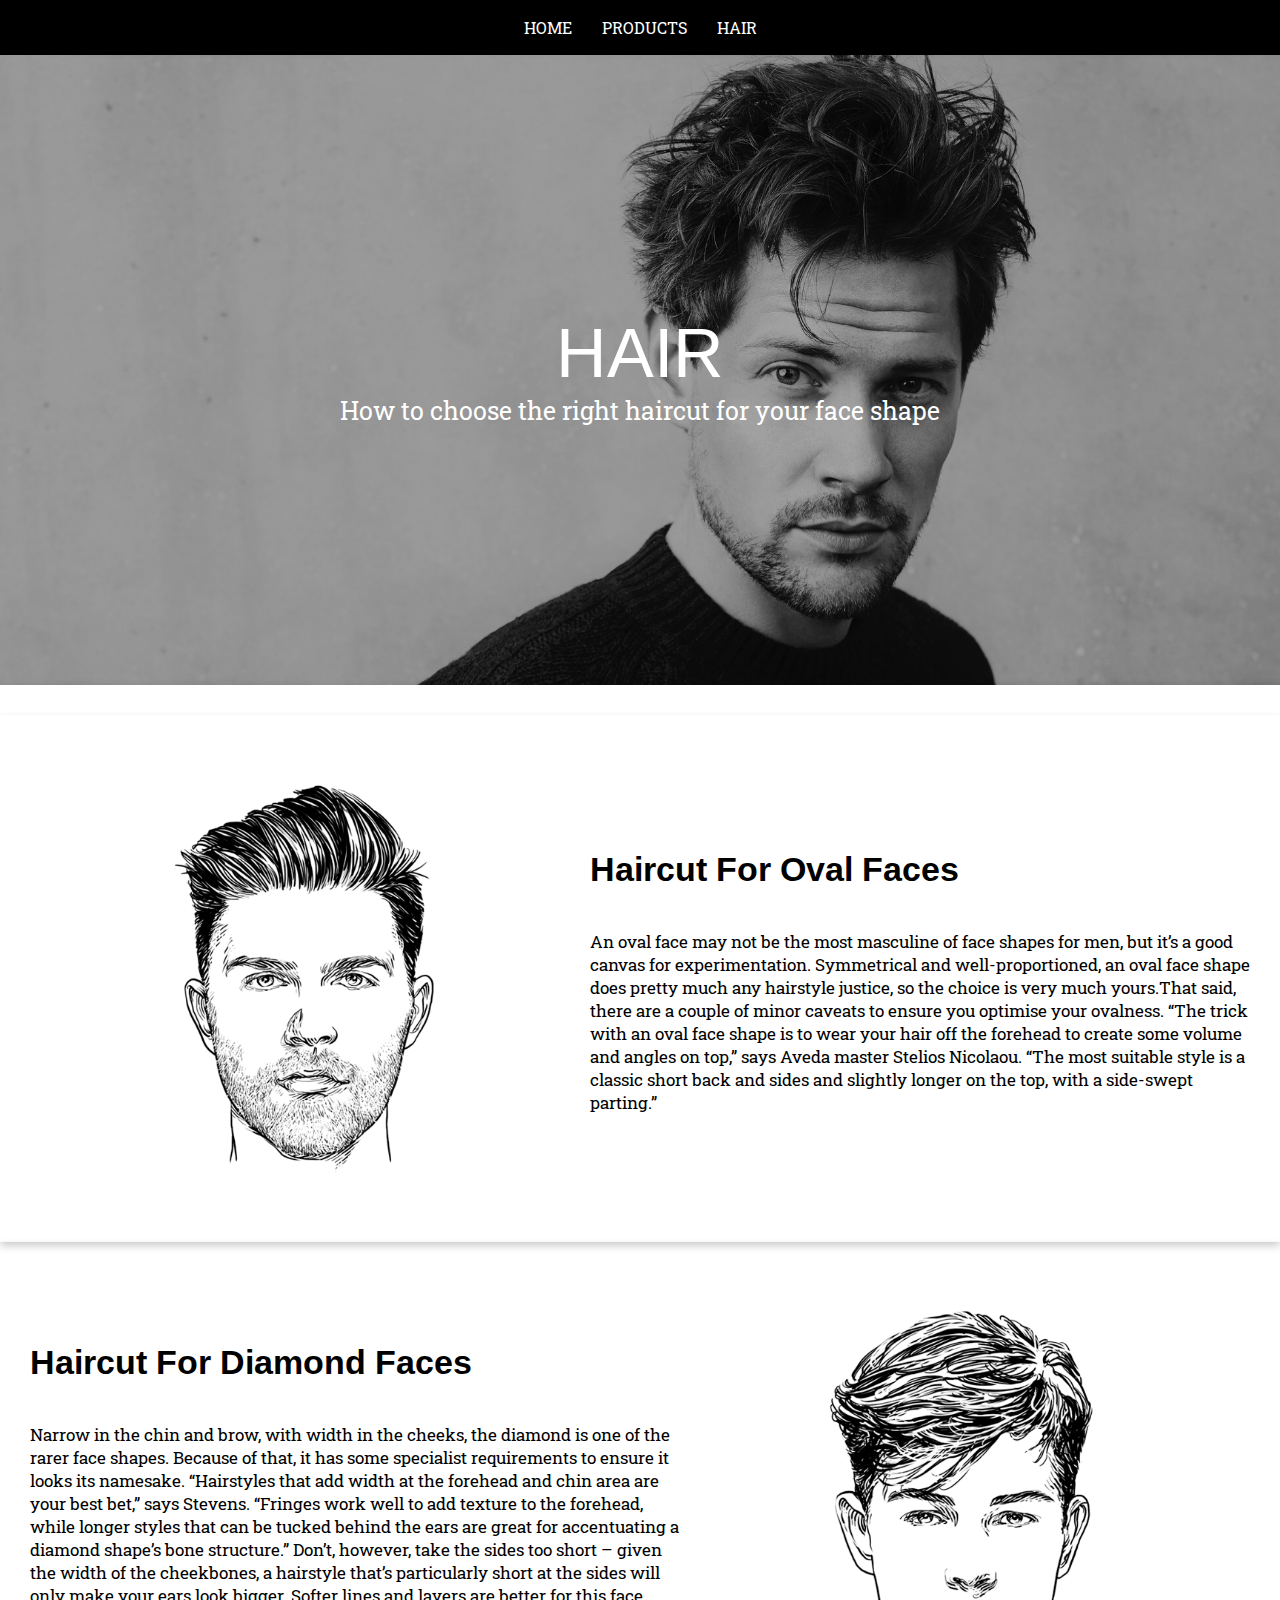
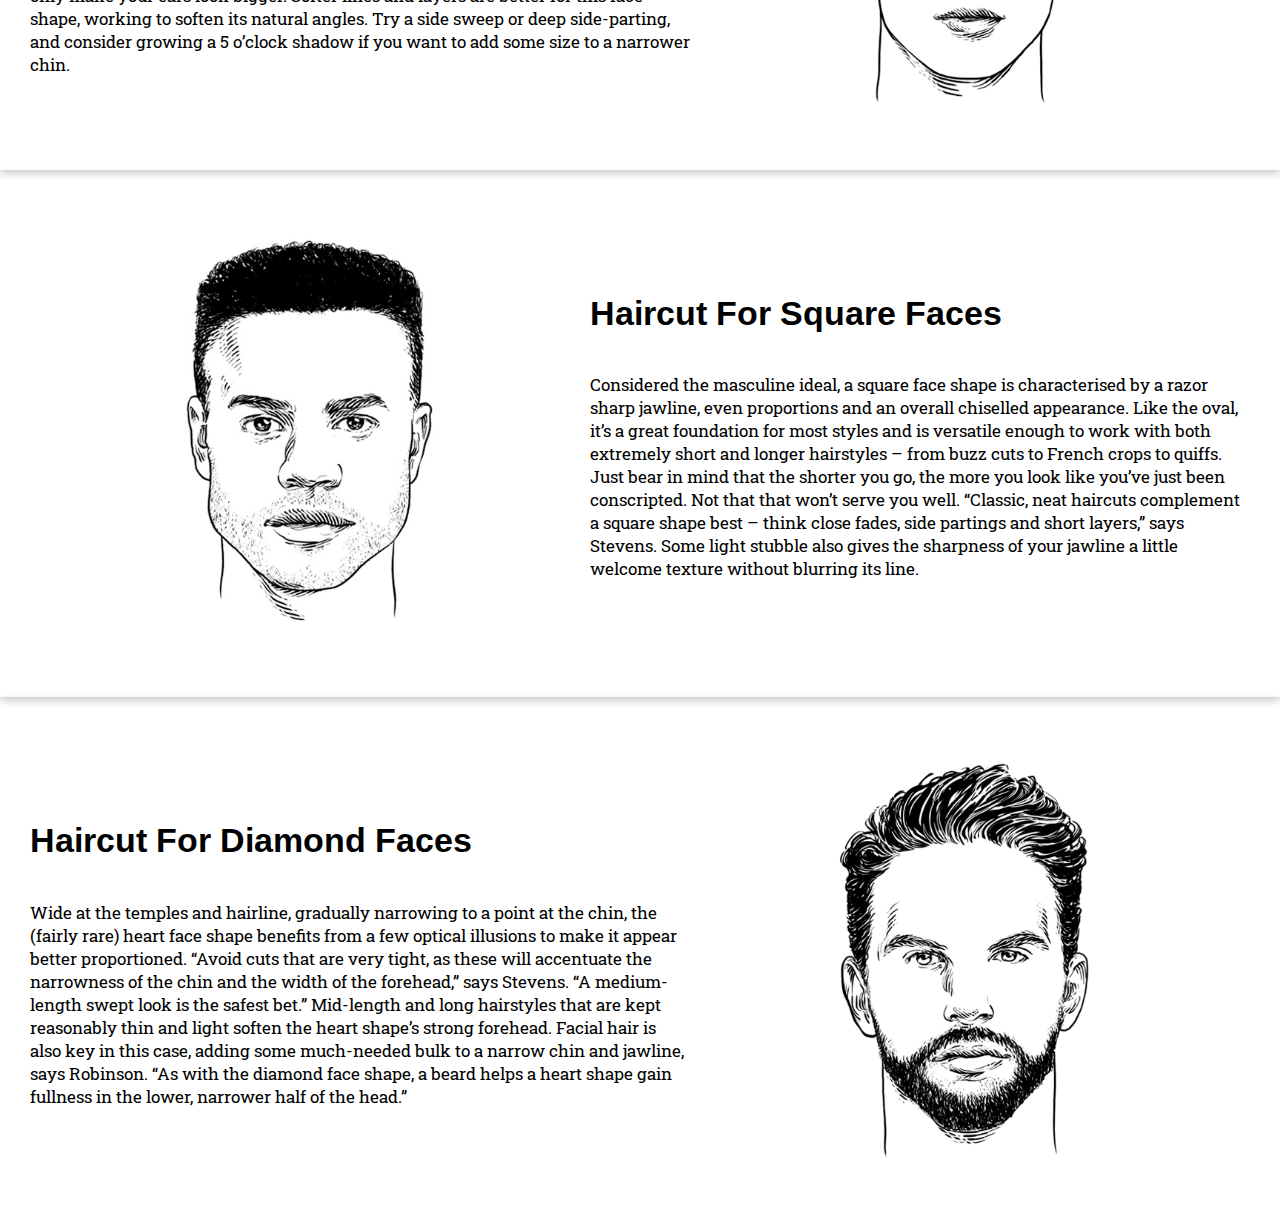
<file: hair.html>
<html>
    <head>
        <title>STUDIO ANIK</title>
        <meta name="viewport" content="width=device-width,initial-scale=1">
        <link rel="stylesheet" href="hair.css">
    </head>

    <body>

        <!-- Mobile Nav Menu -->
            <nav role="navigation">
                    <div id="menuToggle">
                      <!--
                      A fake / hidden checkbox is used as click reciever,
                      so you can use the :checked selector on it.
                      -->
                      <input type="checkbox" />
                      
                      <!--
                      Some spans to act as a hamburger.
                      
                      They are acting like a real hamburger,
                      not that McDonalds stuff.
                      -->
                      <span></span>
                      <span></span>
                      <span></span>
                      
                      <!--
                      Too bad the menu has to be inside of the button
                      but hey, it's pure CSS magic.
                      -->
                      <ul id="menu" class="font-family">
                        <a href="index.html"><li>Home</li></a>
                        <a href="product.html"><li>Products</li></a>
                        <a href="hair.html"><li>Hair</li></a>
                      </ul>
                    </div>
                  </nav>
            <!-- END Mobile Nav Menu -->
        <div class="nav">
            <ul>
                <li><a href="index.html">HOME </a></li>
                <li><a href="product.html">PRODUCTS</a></li>
                <li><a href="hair.html">HAIR</a></li>
            </ul>
        </div>

        <div class="hair-banner">
            HAIR
            <div class="text">
                    How to choose the right haircut for your face shape
            </div>
        </div>

        <div class= "info-container">

            <div class= "info">
                <img class = "headshape" src= "img/oval.gif">
                <div class="head-text">
                    <h1>
                        Haircut For Oval Faces
                    </h1>
                    <p>
                        An oval face may not be the most masculine of 
                        face shapes for men, but it’s a good 
                        canvas for experimentation. Symmetrical 
                        and well-proportioned, an oval face shape
                        does pretty much any hairstyle justice, 
                        so the choice is very much yours.That said, 
                        there are a couple of minor caveats to ensure
                        you optimise your ovalness. “The trick with an
                        oval face shape is to wear your hair off the forehead
                        to create some volume and angles on top,” says Aveda master 
                        Stelios Nicolaou. “The most suitable style is a classic short
                        back and sides and slightly longer on the top, with a side-swept parting.”
                    </p>
                </div>
            </div>

            <div class= "info">
                <div class="head-text">
                    <h1>
                        Haircut For Diamond Faces
                    </h1>
                    <p>
                        Narrow in the chin and brow, with width in the cheeks, the diamond is one of the rarer 
                        face shapes. Because of that, it has some specialist requirements to ensure it looks its 
                        namesake. “Hairstyles that add width at the forehead and chin area are your best bet,” says
                        Stevens. “Fringes work well to add texture to the forehead, while longer styles that can be
                        tucked behind the ears are great for accentuating a diamond shape’s bone structure.”
                        Don’t, however, take the sides too short – given the width of the cheekbones, a hairstyle that’s 
                        particularly short at the sides will only make your ears look bigger. Softer lines and layers are 
                        better for this face shape, working to soften its natural angles. Try a side sweep or deep side-parting, 
                        and consider growing a 5 o’clock shadow if you want to add some size to a narrower chin.    
                    </p>
                </div>
                <img class = "headshape" src= "img/diamond.gif">
            </div>

            <div class= "info">
                    <img class = "headshape" src= "img/square.jpg">
                    <div class="head-text">
                        <h1>
                            Haircut For Square Faces
                        </h1>
                        <p>
                            Considered the masculine ideal, a square face shape is characterised by a razor sharp jawline, 
                            even proportions and an overall chiselled appearance. Like the oval, it’s a great foundation for
                            most styles and is versatile enough to work with both extremely short and longer hairstyles – from 
                            buzz cuts to French crops to quiffs. Just bear in mind that the shorter you go, the more you look like 
                            you’ve just been conscripted. Not that that won’t serve you well. “Classic, neat haircuts complement a 
                            square shape best – think close fades, side partings and short layers,” says Stevens. Some light stubble
                            also gives the sharpness of your jawline a little welcome texture without blurring its line.
                        </p>
                    </div>
                </div>
                <div class= "info">
                        <div class="head-text">
                            <h1>
                                Haircut For Diamond Faces
                            </h1>
                            <p>
                            Wide at the temples and hairline, gradually narrowing to a point at the chin, the (fairly rare) 
                            heart face shape benefits from a few optical illusions to make it appear better proportioned. 
                            “Avoid cuts that are very tight, as these will accentuate the narrowness of the chin and the 
                            width of the forehead,” says Stevens. “A medium-length swept look is the safest bet.” Mid-length
                            and long hairstyles that are kept reasonably thin and light soften the heart shape’s strong forehead.
                            Facial hair is also key in this case, adding some much-needed bulk to a narrow chin and jawline, says 
                            Robinson. “As with the diamond face shape, a beard helps a heart shape gain fullness in the lower, narrower 
                            half of the head.”    
                            </p>
                        </div>
                        <img class = "headshape" src= "img/heart.gif">
                    </div>
        

        </div>
    </body>
</html>
</file>
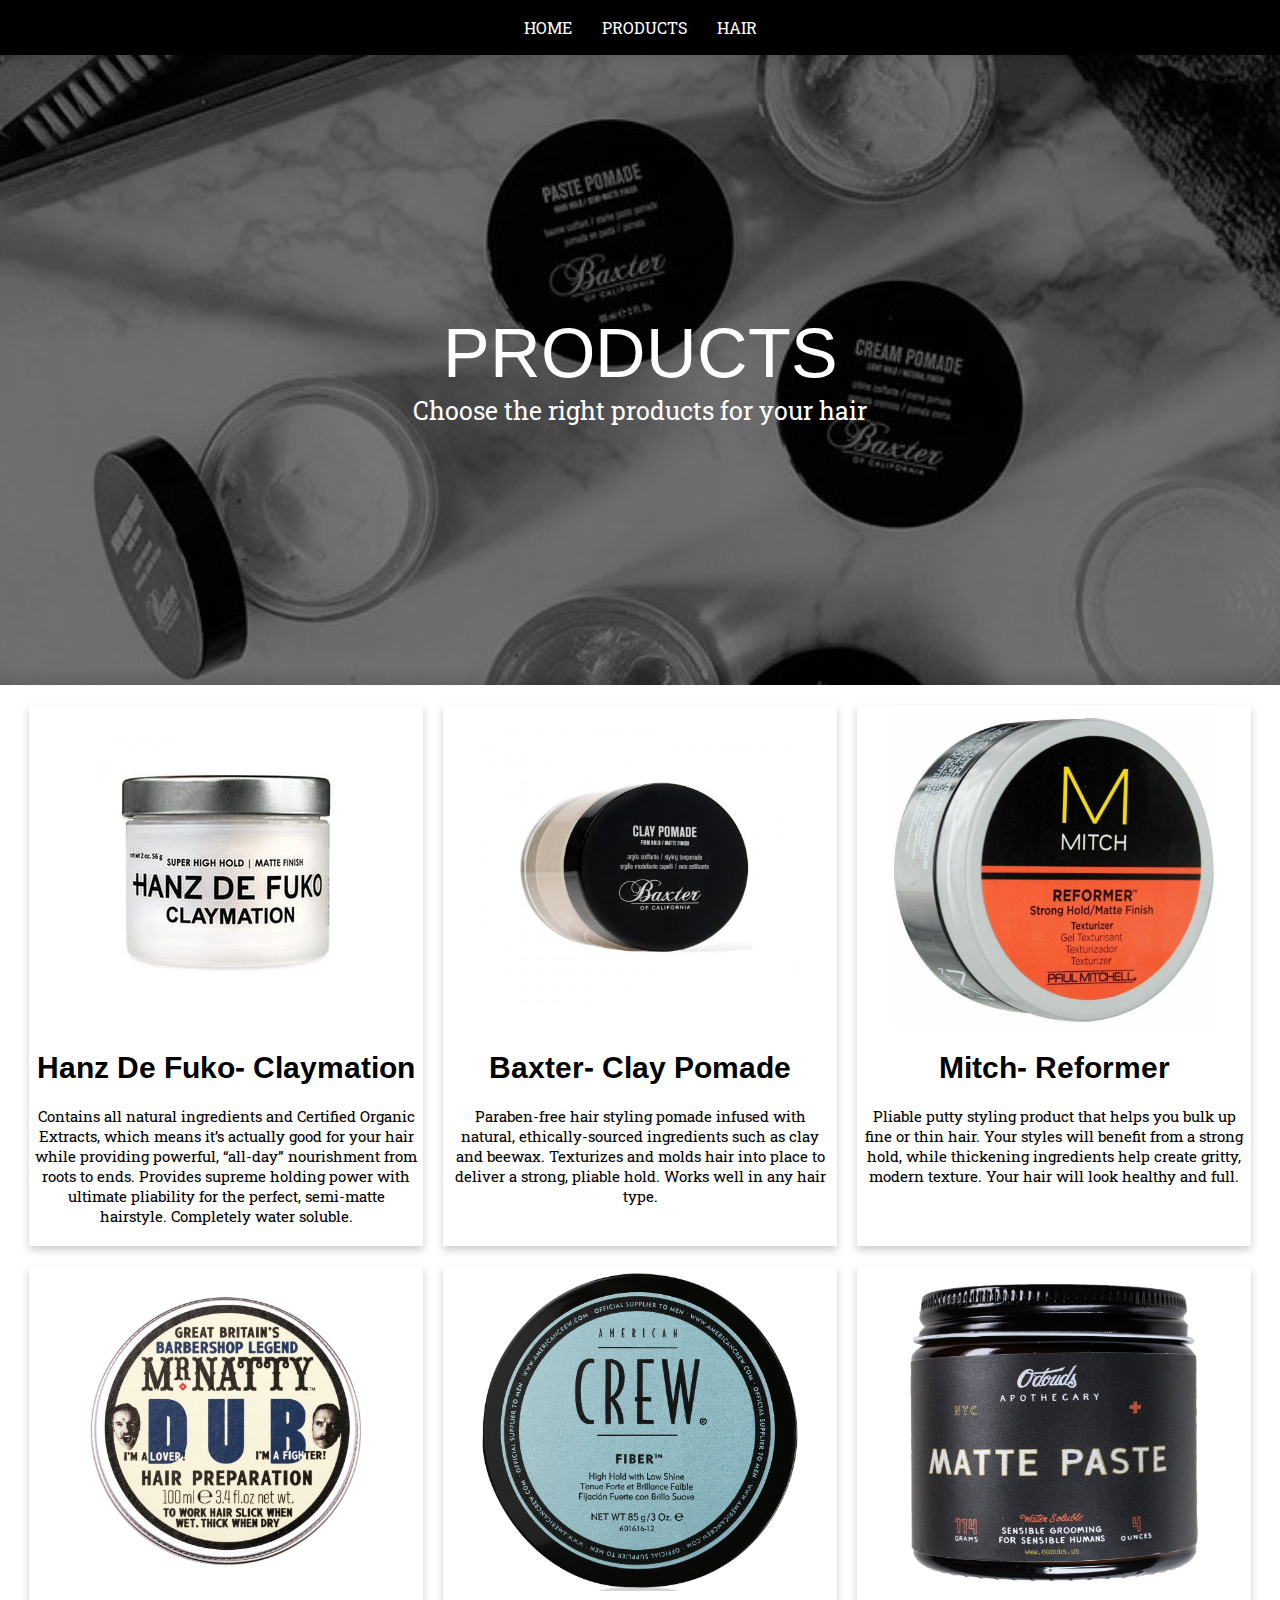
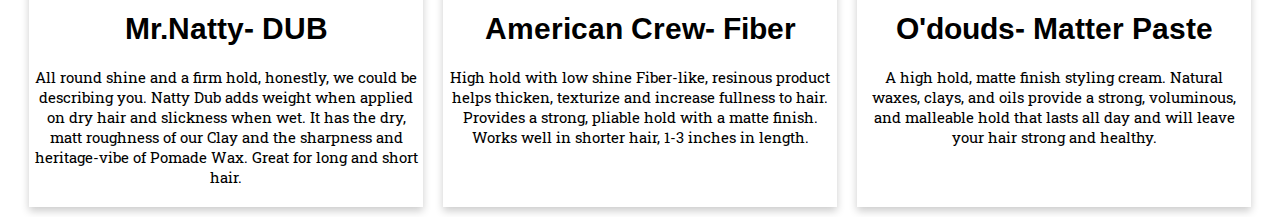
<file: product.html>
<html>
    <head>
        <title>STUDIO ANIK</title>
        <meta name="viewport" content="width=device-width,initial-scale=1">
        <link rel="stylesheet" href="product.css">
    </head>

    <body>
        <!-- Mobile Nav Menu -->
        <nav role="navigation">
                <div id="menuToggle">
                  <!--
                  A fake / hidden checkbox is used as click reciever,
                  so you can use the :checked selector on it.
                  -->
                  <input type="checkbox" />
                  
                  <!--
                  Some spans to act as a hamburger.
                  
                  They are acting like a real hamburger,
                  not that McDonalds stuff.
                  -->
                  <span></span>
                  <span></span>
                  <span></span>
                  
                  <!--
                  Too bad the menu has to be inside of the button
                  but hey, it's pure CSS magic.
                  -->
                  <ul id="menu" class="font-family">
                    <a href="index.html"><li>Home</li></a>
                    <a href="product.html"><li>Products</li></a>
                    <a href="hair.html"><li>Hair</li></a>
                  </ul>
                </div>
              </nav>
        <!-- END Mobile Nav Menu -->
    <div class="nav">
        <ul>
            <li><a href="index.html">HOME </a></li>
            <li><a href="product.html">PRODUCTS</a></li>
            <li><a href="hair.html">HAIR</a></li>
        </ul>
    </div>

        <div class="hair-banner">
            PRODUCTS
            <div class="text">
                    Choose the right products for your hair
            </div>
        </div>

        <div class="product-container">
            <div class="product-card" >
                <a href="https://www.amazon.com/Hanz-Fuko-Premium-Styling-Claymation/dp/7178679743"><img src= "img/claymation.jpg" ></a>
                <div class="text-area">
                    <h1>Hanz De Fuko- Claymation</h1>
                    <p>Contains all natural ingredients and Certified Organic Extracts, which means it’s actually good for your hair while providing powerful, “all-day” nourishment from roots to ends. 
                        Provides supreme holding power with ultimate pliability for the perfect, semi-matte hairstyle. Completely water soluble. </p>
                </div>
            </div>

            <div class="product-card" >
                <a href="https://www.amazon.com/Baxter-California-Clay-Pomade-fl/dp/B000MIKEZQ"> <img src= "img/baxter.jpg"> </a>
                <div class="text-area">
                    <h1>Baxter- Clay Pomade</h1>
                    <p>Paraben-free hair styling pomade infused with natural, ethically-sourced ingredients such as clay and beewax. Texturizes and molds
                       hair into place to deliver a strong, pliable hold. Works well in any hair type.</p>
                </div>
            </div>

            <div class="product-card" >
                <a href="https://www.paulmitchell.com/mitch/reformer/"> <img src= "img/mitch.jpg"> </a>
                <div class="text-area">
                    <h1>Mitch- Reformer</h1>
                    <p>Pliable putty styling product that helps you bulk up fine or thin hair. Your styles will benefit from a strong hold, 
                        while thickening ingredients help create gritty, modern texture. Your hair will look healthy and full. </p>
                </div>
            </div>

            <div class="product-card" >
               <a href="https://www.amazon.com/Pomade-100ml-pomade-Mr-Natty/dp/B00KE3CVWS"> <img src= "img/dub.jpg"> </a>
                <div class="text-area">
                    <h1>Mr.Natty- DUB</h1>
                    <p>
                            
                            All round shine and a firm hold, honestly, we could be describing you. Natty Dub adds weight when applied on dry hair and slickness when wet. 
                            It has the dry, matt roughness of our Clay and the sharpness and heritage-vibe of Pomade Wax. Great for long and short hair.</p>
                </div>
            </div>

            <div class="product-card" >
                <a href="https://shop.americancrew.com/fiber"> <img src= "img/fiber.jpg"> </a>
                <div class="text-area">
                    <h1>American Crew- Fiber</h1>
                    <p>High hold with low shine Fiber-like, resinous product helps thicken, texturize and increase fullness to hair. Provides a
                         strong, pliable hold with a matte finish. Works well in shorter hair, 1-3 inches in length.</p>
                </div>
            </div>

            <div class="product-card" >
                <a href="https://odouds.us/products/matte-paste"> <img src= "img/odouds.jpg"> </a>
                <div class="text-area">
                    <h1>O'douds- Matter Paste</h1>
                    <p>A high hold, matte finish styling cream.
                     Natural waxes, clays, and oils provide a strong, voluminous, and malleable hold that lasts all day 
                     and will leave your hair strong and healthy.</p>
                </div>
            </div>

        </div>
       
    </body>
</html>
</file>
<file: hair.css>
@import url('https://fonts.googleapis.com/css?family=Roboto|Roboto+Slab&display=swap');
@import url('https://fonts.googleapis.com/css?family=Arimo:700&display=swap');


.font-family{
    font-family: 'Roboto Slab', serif;
}
body{
    margin: 0%;
    
}
nav[role="navigation"]{
    display: none;
}
.nav{
    background-color: black;
    height: 5%;
    padding: 5px;
    margin: 0 auto;
    display: flex;
    justify-content: center;
    align-items: center;
    font-family: 'Roboto Slab', serif;
}

ul{
    list-style:none;
    display: flex;
    padding: 0;
    margin: 0;
    background-color: black;
}

ul li{
    display:inline-block;
}

li{
    flex-grow: 1;
}

a{
    text-decoration: none;
    color: white;
    padding: 15px;
}

a:hover{
    background-color: lightgray;
    color: black;
}


.hair-banner{
    height: 70%;
    color: white;
    font-family: 'Arimo', sans-serif;
    font-size: 70px;
    display: flex;
    justify-content: center;
    align-items: center;
    flex-direction: column;
    background-image: url("img/new_banner.jpg");
    background-repeat: no-repeat;
    background-size: cover;
    background-position: center;
}

.text{
    width: 60%;
    font-size: 25px;
    font-family: Georgia;
    color: white;
    text-align: center;
    font-family: 'Roboto Slab', serif;
}




.info-container{
    margin-top: 30px;
    width: 100%;
    background-color: white;
    display: flex;
    flex-direction: column;
    justify-content: center;
}

.info{
    padding: 30px 30px;
    box-shadow: 0 4px 8px 0 rgba(0,0,0,0.2);
    display: flex;
    flex-direction: row;
    font-size: 17px;
    font-family: 'Roboto Slab', serif;
}
    
}

.info:hover{
    box-shadow: 0 8px 30px 0 rgba(0,0,0,0.2);
}

.head-text{
    width: 70%;
    display: flex;
    flex-direction: column;
    justify-content: center;
    
}

.headshape{
    width: 500px;
    height: 50%;
    padding: 30px;
}

h1{
    font-family: 'Arimo', sans-serif;
}

/* Mobile Menu Nav Media Query */
@media screen and (max-width: 680px){

    nav[role="navigation"]{
        display: block;
    }

    .banner{
        position: relative;
        top: -30px;
    }

    ul{
        display: block;
    }

    ul li{
        display: block;
    }

    .banner{
        font-size: 50px;
    }

    .text-area{
        width: 70%;
        font-size: 15px;
        text-align: center;
    }

.nav{
    display: none;
    background: none;
}

.info{ display: block;
        flex-direction: unset;
}

.headshape{ width: 260px;
    height: auto;

}

.head-text{width: 100%;
    display: block;
    text-align: center;
}

.hair-banner{position: relative;
    top: -27px;

}

.text{ font-size: 15px;}

#menuToggle
{
  display: block;
  position: relative;
  top: 25px;
  left: 30px;
  
  z-index: 1;
  
  -webkit-user-select: none;
  user-select: none;
}

#menuToggle input
{
  display: block;
  width: 40px;
  height: 32px;
  position: absolute;
  top: -7px;
  left: -5px;
  
  cursor: pointer;
  
  opacity: 0; /* hide this */
  z-index: 2; /* and place it over the hamburger */
  
  -webkit-touch-callout: none;
}

/*
 * Just a quick hamburger
 */
#menuToggle span
{
  display: block;
  width: 33px;
  height: 4px;
  margin-bottom: 5px;
  position: relative;
  
  background: #cdcdcd;
  border-radius: 3px;
  
  z-index: 1;
  
  transform-origin: 4px 0px;
  
  transition: transform 0.5s cubic-bezier(0.77,0.2,0.05,1.0),
              background 0.5s cubic-bezier(0.77,0.2,0.05,1.0),
              opacity 0.55s ease;
}

#menuToggle span:first-child
{
  transform-origin: 0% 0%;
}

#menuToggle span:nth-last-child(2)
{
  transform-origin: 0% 100%;
}

/* 
 * Transform all the slices of hamburger
 * into a crossmark.
 */
#menuToggle input:checked ~ span
{
  opacity: 1;
  transform: rotate(45deg) translate(-2px, -1px);
  background: #232323;
}

/*
 * But let's hide the middle one.
 */
#menuToggle input:checked ~ span:nth-last-child(3)
{
  opacity: 0;
  transform: rotate(0deg) scale(0.2, 0.2);
}

/*
 * Ohyeah and the last one should go the other direction
 */
#menuToggle input:checked ~ span:nth-last-child(2)
{
  transform: rotate(-45deg) translate(0, -1px);
}

/*
 * Make this absolute positioned
 * at the top left of the screen
 */
#menu
{
  position: absolute;
  width: 300px;
  margin: -100px 0 0 -50px;
  padding: 50px;
  padding-top: 125px;
  
  background: #222;
  list-style-type: none;
  -webkit-font-smoothing: antialiased;
  /* to stop flickering of text in safari */
  
  transform-origin: 0% 0%;
  transform: translate(-100%, 0);
  
  transition: transform 0.5s cubic-bezier(0.77,0.2,0.05,1.0);
}

#menu li
{
  padding: 10px 0;
  font-size: 22px;
}

/*
 * And let's slide it in from the left
 */
#menuToggle input:checked ~ ul
{
  transform: none;
}
}
/* END MEDIA QUERY */
</file>
<file: product.css>
@import url('https://fonts.googleapis.com/css?family=Roboto|Roboto+Slab&display=swap');
@import url('https://fonts.googleapis.com/css?family=Arimo:700&display=swap');

.font-family{
    font-family: 'Roboto Slab', serif;
}

body{
    margin: 0%;
}

nav[role="navigation"]{
    display: none;
}

.nav{
    background-color: black;
    height: 5%;
    padding: 5px;
    margin: 0 auto;
    display: flex;
    justify-content: center;
    align-items: center;
    font-family: 'Roboto Slab', serif;
}

ul{
    list-style:none;
    display: flex;
    padding: 0;
    margin: 0;
    background-color: black;
}

ul li{
    display:inline-block;
}

li{
    flex-grow: 1;
}

a{
    text-decoration: none;
    color: white;
    padding: 15px;
}

a:hover{
    background-color: lightgray;
    color: black;
}

.hair-banner{
    height: 70%;
    color: white;
    font-family: 'Arimo', sans-serif;
    font-size: 70px;
    display: flex;
    justify-content: center;
    align-items: center;
    flex-direction: column;
    background-image: url("img/pomade_banner2.jpg");
    background-repeat: no-repeat;
    background-size: cover;
    background-position: center;
    
}

.text{
    width: 60%;
    font-size: 25px;
    color: white;
    text-align: center;
    font-family: 'Roboto Slab', serif;
}

h1{
    font-family: 'Arimo', sans-serif;
}



.product-container{
    margin-top: 10px;
    display: flex;
    justify-content: center;
    flex-wrap: wrap;
    font-family: 'Roboto Slab', serif;
    font-size: 15px;

}

.product-card{
    width: 30%;
    box-shadow: 0 4px 8px 0 rgba(0,0,0,0.2);
    transition: 0.3s;
    text-align: center;
    padding: 5px;
    margin: 10px;

}

.product-card img{
    width: 320px;
    height: 320px;
}

.product-card a{
    text-decoration: none;
    padding: 0;
}

.product-card:hover{
    box-shadow: 0 8px 16px 0 rgba(0,0,0,0.2);
}

/* Mobile Menu Nav Media Query */
@media screen and (max-width: 680px){

    nav[role="navigation"]{
        display: block;
    }

    .banner{
        position: relative;
        top: -30px;
    }

    ul{
        display: block;
    }

    ul li{
        display: block;
    }

    .banner{
        font-size: 50px;
    }

    .text-area{
        width: 100%;
        font-size: 15px;
        text-align: center;
        box-sizing: border-box;
        padding: 25px;
    }
    
    
    .hair-banner{
        width:100%;
        height:45%;
        position: relative;
        top:-27px;
        font-size: 51px;
    }

    .product-card{
        width: 90%;
    }

.nav{
    display: none;
    background: none;
}


.text{font-size: 15px}


#menuToggle
{
  display: block;
  position: relative;
  top: 25px;
  left: 30px;
  
  z-index: 1;
  
  -webkit-user-select: none;
  user-select: none;
}

#menuToggle input
{
  display: block;
  width: 40px;
  height: 32px;
  position: absolute;
  top: -7px;
  left: -5px;
  
  cursor: pointer;
  
  opacity: 0; /* hide this */
  z-index: 2; /* and place it over the hamburger */
  
  -webkit-touch-callout: none;
}

/*
 * Just a quick hamburger
 */
#menuToggle span
{
  display: block;
  width: 33px;
  height: 4px;
  margin-bottom: 5px;
  position: relative;
  
  background: #cdcdcd;
  border-radius: 3px;
  
  z-index: 1;
  
  transform-origin: 4px 0px;
  
  transition: transform 0.5s cubic-bezier(0.77,0.2,0.05,1.0),
              background 0.5s cubic-bezier(0.77,0.2,0.05,1.0),
              opacity 0.55s ease;
}

#menuToggle span:first-child
{
  transform-origin: 0% 0%;
}

#menuToggle span:nth-last-child(2)
{
  transform-origin: 0% 100%;
}

/* 
 * Transform all the slices of hamburger
 * into a crossmark.
 */
#menuToggle input:checked ~ span
{
  opacity: 1;
  transform: rotate(45deg) translate(-2px, -1px);
  background: #232323;
}

/*
 * But let's hide the middle one.
 */
#menuToggle input:checked ~ span:nth-last-child(3)
{
  opacity: 0;
  transform: rotate(0deg) scale(0.2, 0.2);
}

/*
 * Ohyeah and the last one should go the other direction
 */
#menuToggle input:checked ~ span:nth-last-child(2)
{
  transform: rotate(-45deg) translate(0, -1px);
}

/*
 * Make this absolute positioned
 * at the top left of the screen
 */
#menu
{
  position: absolute;
  width: 300px;
  margin: -100px 0 0 -50px;
  padding: 50px;
  padding-top: 125px;
  
  background: #222;
  list-style-type: none;
  -webkit-font-smoothing: antialiased;
  /* to stop flickering of text in safari */
  
  transform-origin: 0% 0%;
  transform: translate(-100%, 0);
  
  transition: transform 0.5s cubic-bezier(0.77,0.2,0.05,1.0);
}

#menu li
{
  padding: 10px 0;
  font-size: 22px;
}

/*
 * And let's slide it in from the left
 */
#menuToggle input:checked ~ ul
{
  transform: none;
}
}
/* END MEDIA QUERY */
</file>
